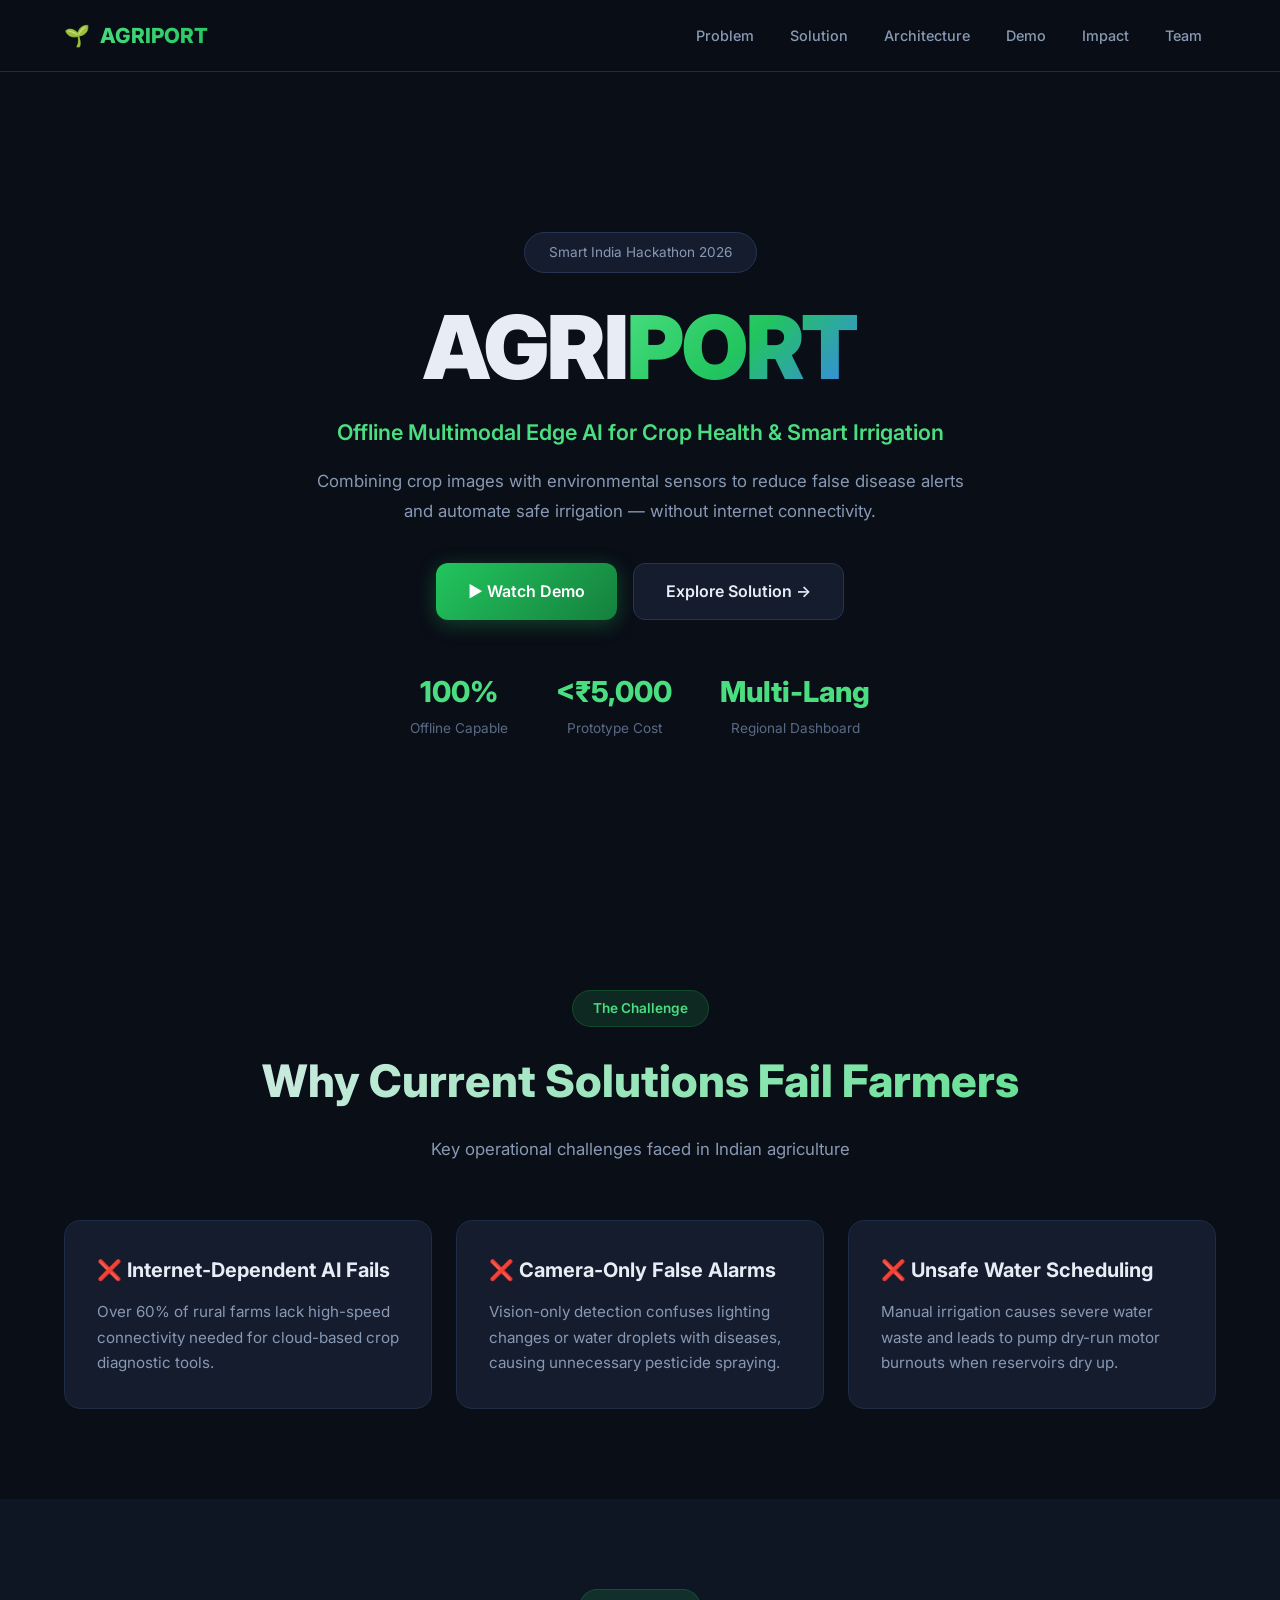
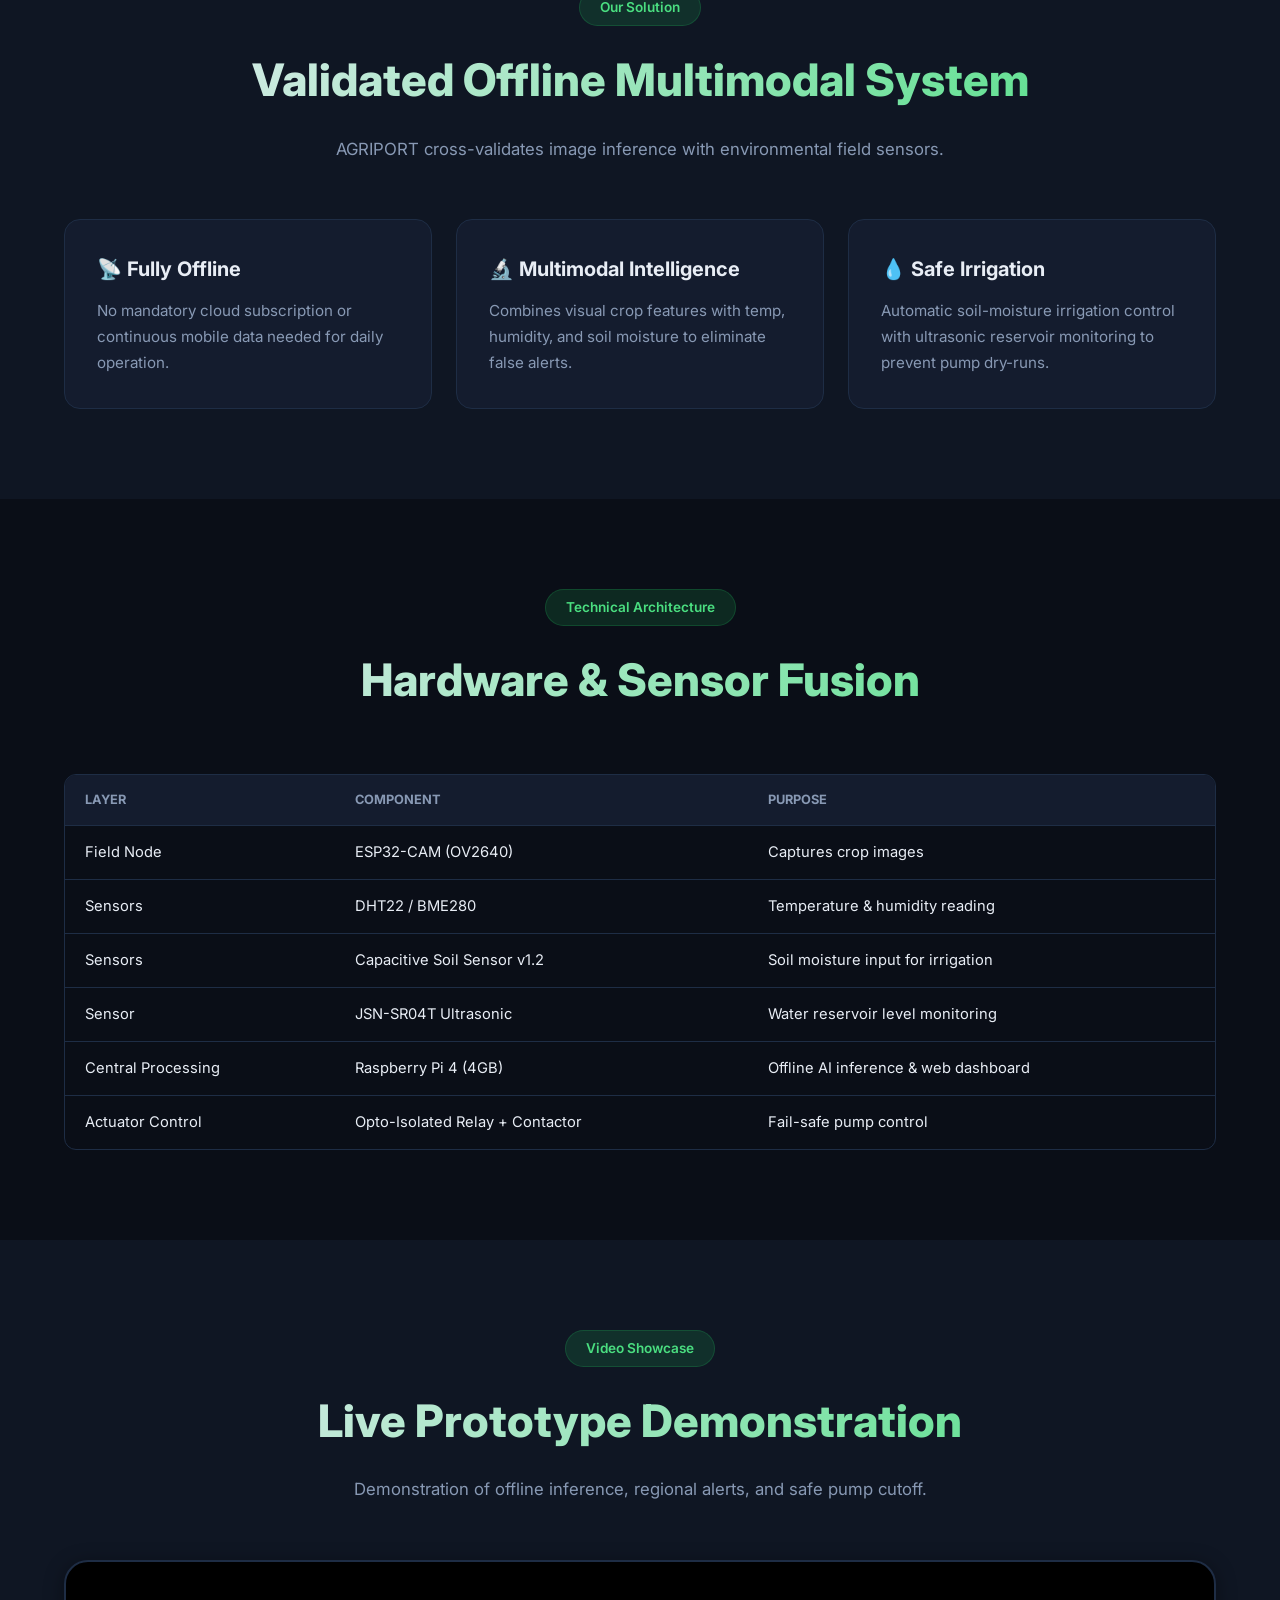
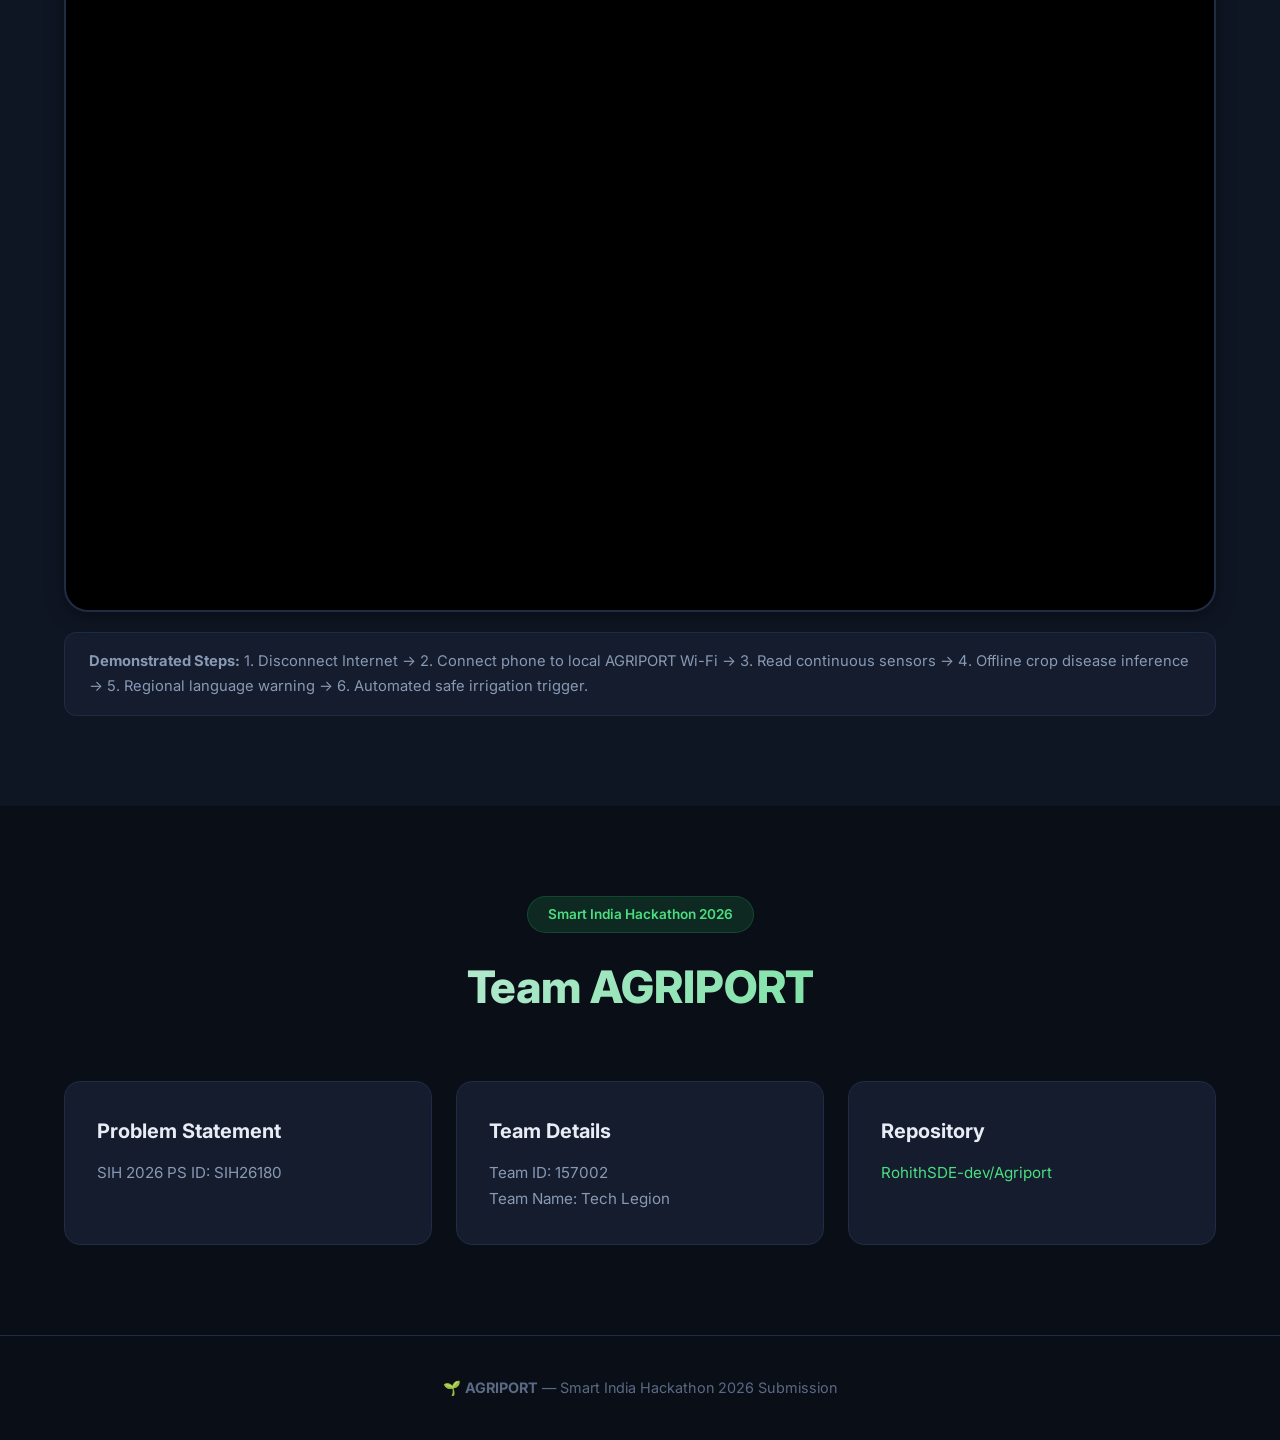
<file: agriport-website/index.html>
<!DOCTYPE html>
<html lang="en">
<head>
    <meta charset="UTF-8">
    <meta name="viewport" content="width=device-width, initial-scale=1.0">
    <title>AGRIPORT — Offline Multimodal Edge AI for Smart Farming</title>
    <link rel="preconnect" href="https://fonts.googleapis.com">
    <link href="https://fonts.googleapis.com/css2?family=Inter:wght@300;400;500;600;700;800;900&family=JetBrains+Mono:wght@400;500;600&display=swap" rel="stylesheet">
    <style>
        /* CSS STYLES */
        :root {
            --bg-primary: #0a0e17;
            --bg-secondary: #0f1623;
            --bg-card: #141c2e;
            --bg-card-hover: #1a2540;
            --text-primary: #e8edf5;
            --text-secondary: #8899b4;
            --text-muted: #5a6a85;
            --green-primary: #22c55e;
            --green-light: #4ade80;
            --green-dark: #15803d;
            --green-glow: rgba(34, 197, 94, 0.15);
            --blue-primary: #3b82f6;
            --yellow-primary: #eab308;
            --red-primary: #ef4444;
            --orange-primary: #f97316;
            --purple-primary: #a855f7;
            --border-color: #1e2d45;
            --border-light: #253552;
            --radius-md: 12px;
            --radius-lg: 16px;
            --radius-xl: 24px;
            --shadow-md: 0 4px 20px rgba(0, 0, 0, 0.4);
            --font-main: 'Inter', -apple-system, sans-serif;
            --font-mono: 'JetBrains Mono', monospace;
            --nav-height: 72px;
        }

        *, *::before, *::after { margin: 0; padding: 0; box-sizing: border-box; }
        html { scroll-behavior: smooth; scroll-padding-top: var(--nav-height); }
        body { font-family: var(--font-main); background: var(--bg-primary); color: var(--text-primary); line-height: 1.7; overflow-x: hidden; }
        a { color: var(--green-light); text-decoration: none; transition: color 0.3s; }
        a:hover { color: var(--green-primary); }

        .container { max-width: 1200px; margin: 0 auto; padding: 0 24px; }
        .section { padding: 90px 0; position: relative; }
        .section-dark { background: var(--bg-secondary); }
        .section-header { text-align: center; margin-bottom: 56px; }
        .section-tag { display: inline-block; background: var(--green-glow); color: var(--green-light); padding: 6px 20px; border-radius: 100px; font-size: 0.85rem; font-weight: 600; margin-bottom: 16px; border: 1px solid rgba(34, 197, 94, 0.2); }
        .section-title { font-size: clamp(1.8rem, 4vw, 2.8rem); font-weight: 800; margin-bottom: 16px; background: linear-gradient(135deg, var(--text-primary), var(--green-light)); -webkit-background-clip: text; -webkit-text-fill-color: transparent; }
        .section-desc { font-size: 1.05rem; color: var(--text-secondary); max-width: 650px; margin: 0 auto; }

        /* NAVBAR */
        .navbar { position: fixed; top: 0; left: 0; right: 0; height: var(--nav-height); z-index: 1000; background: rgba(10, 14, 23, 0.9); backdrop-filter: blur(20px); border-bottom: 1px solid var(--border-color); }
        .nav-container { max-width: 1200px; margin: 0 auto; padding: 0 24px; display: flex; align-items: center; justify-content: space-between; height: 100%; }
        .nav-logo { display: flex; align-items: center; gap: 10px; font-weight: 800; font-size: 1.3rem; color: var(--text-primary) !important; }
        .logo-text { background: linear-gradient(135deg, var(--green-light), var(--green-primary)); -webkit-background-clip: text; -webkit-text-fill-color: transparent; }
        .nav-links { display: flex; list-style: none; gap: 8px; }
        .nav-links a { color: var(--text-secondary); padding: 8px 14px; border-radius: 8px; font-size: 0.9rem; font-weight: 500; }
        .nav-links a:hover { color: var(--text-primary); background: var(--green-glow); }

        /* HERO */
        .hero { min-height: 100vh; display: flex; align-items: center; justify-content: center; position: relative; padding-top: var(--nav-height); text-align: center; }
        .hero-content { max-width: 850px; padding: 0 24px; }
        .hero-badge { display: inline-block; background: var(--bg-card); border: 1px solid var(--border-light); padding: 8px 24px; border-radius: 100px; font-size: 0.85rem; color: var(--text-secondary); margin-bottom: 28px; }
        .hero-title { font-size: clamp(3rem, 8vw, 5.5rem); font-weight: 900; line-height: 1.05; margin-bottom: 20px; letter-spacing: -2px; }
        .title-highlight { background: linear-gradient(135deg, var(--green-light), var(--green-primary), var(--blue-primary)); -webkit-background-clip: text; -webkit-text-fill-color: transparent; }
        .hero-subtitle { font-size: clamp(1.1rem, 2.5vw, 1.35rem); color: var(--green-light); font-weight: 600; margin-bottom: 16px; }
        .hero-description { font-size: 1.05rem; color: var(--text-secondary); max-width: 650px; margin: 0 auto 36px; line-height: 1.8; }
        .hero-actions { display: flex; gap: 16px; justify-content: center; flex-wrap: wrap; margin-bottom: 48px; }

        .btn { display: inline-flex; align-items: center; gap: 10px; padding: 14px 32px; border-radius: var(--radius-md); font-weight: 600; font-size: 1rem; transition: all 0.3s ease; text-decoration: none; }
        .btn-primary { background: linear-gradient(135deg, var(--green-primary), var(--green-dark)); color: #fff; box-shadow: 0 4px 20px rgba(34, 197, 94, 0.3); }
        .btn-primary:hover { transform: translateY(-2px); box-shadow: 0 6px 30px rgba(34, 197, 94, 0.5); color: #fff; }
        .btn-secondary { background: var(--bg-card); color: var(--text-primary); border: 1px solid var(--border-light); }
        .btn-secondary:hover { background: var(--bg-card-hover); border-color: var(--green-primary); }

        .hero-stats { display: flex; justify-content: center; gap: 48px; flex-wrap: wrap; }
        .stat-value { font-size: 1.8rem; font-weight: 800; color: var(--green-light); }
        .stat-label { font-size: 0.85rem; color: var(--text-muted); display: block; }

        /* GRID CARDS */
        .grid-3 { display: grid; grid-template-columns: repeat(auto-fit, minmax(300px, 1fr)); gap: 24px; }
        .card { background: var(--bg-card); border: 1px solid var(--border-color); border-radius: var(--radius-lg); padding: 32px; transition: all 0.3s; }
        .card:hover { border-color: var(--green-primary); transform: translateY(-4px); box-shadow: var(--shadow-md); }
        .card h3 { font-size: 1.25rem; font-weight: 700; margin-bottom: 12px; }
        .card p { color: var(--text-secondary); font-size: 0.95rem; }

        /* VIDEO CONTAINER */
        .video-wrapper { position: relative; width: 100%; padding-bottom: 56.25%; border-radius: var(--radius-xl); overflow: hidden; border: 2px solid var(--border-color); background: #000; box-shadow: var(--shadow-md); }
        .video-wrapper iframe { position: absolute; top: 0; left: 0; width: 100%; height: 100%; border: 0; }
        .video-caption { margin-top: 20px; padding: 16px 24px; background: var(--bg-card); border: 1px solid var(--border-color); border-radius: var(--radius-md); font-size: 0.92rem; color: var(--text-secondary); }

        /* TABLES */
        .table-wrapper { overflow-x: auto; border-radius: var(--radius-md); border: 1px solid var(--border-color); margin-top: 16px; }
        table { width: 100%; border-collapse: collapse; font-size: 0.92rem; text-align: left; }
        th { background: var(--bg-card); padding: 14px 20px; color: var(--text-secondary); font-size: 0.8rem; text-transform: uppercase; border-bottom: 1px solid var(--border-color); }
        td { padding: 14px 20px; border-bottom: 1px solid var(--border-color); color: var(--text-primary); }
        tr:last-child td { border-bottom: none; }

        /* CODE BLOCK */
        .code-block { background: #0d1117; border: 1px solid var(--border-color); border-radius: var(--radius-md); overflow: hidden; font-family: var(--font-mono); font-size: 0.88rem; }
        .code-header { padding: 12px 20px; background: rgba(255,255,255,0.03); border-bottom: 1px solid var(--border-color); color: var(--text-muted); font-size: 0.8rem; }
        .code-block pre { padding: 20px; overflow-x: auto; color: #a5d6ff; line-height: 1.7; }

        /* FOOTER */
        .footer { padding: 40px 0; border-top: 1px solid var(--border-color); text-align: center; color: var(--text-muted); font-size: 0.9rem; }
    </style>
</head>
<body>

    <!-- NAVBAR -->
    <nav class="navbar">
        <div class="nav-container">
            <a href="#hero" class="nav-logo">
                <span>🌱</span> <span class="logo-text">AGRIPORT</span>
            </a>
            <ul class="nav-links">
                <li><a href="#problem">Problem</a></li>
                <li><a href="#solution">Solution</a></li>
                <li><a href="#architecture">Architecture</a></li>
                <li><a href="#demo">Demo</a></li>
                <li><a href="#impact">Impact</a></li>
                <li><a href="#team">Team</a></li>
            </ul>
        </div>
    </nav>

    <!-- HERO -->
    <section class="hero" id="hero">
        <div class="hero-content">
            <div class="hero-badge">Smart India Hackathon 2026</div>
            <h1 class="hero-title">AGRI<span class="title-highlight">PORT</span></h1>
            <p class="hero-subtitle">Offline Multimodal Edge AI for Crop Health & Smart Irrigation</p>
            <p class="hero-description">
                Combining crop images with environmental sensors to reduce false disease alerts
                and automate safe irrigation — without internet connectivity.
            </p>
            <div class="hero-actions">
                <a href="#demo" class="btn btn-primary">▶ Watch Demo</a>
                <a href="#solution" class="btn btn-secondary">Explore Solution →</a>
            </div>
            <div class="hero-stats">
                <div><span class="stat-value">100%</span><span class="stat-label">Offline Capable</span></div>
                <div><span class="stat-value">&lt;₹5,000</span><span class="stat-label">Prototype Cost</span></div>
                <div><span class="stat-value">Multi-Lang</span><span class="stat-label">Regional Dashboard</span></div>
            </div>
        </div>
    </section>

    <!-- PROBLEM -->
    <section class="section" id="problem">
        <div class="container">
            <div class="section-header">
                <span class="section-tag">The Challenge</span>
                <h2 class="section-title">Why Current Solutions Fail Farmers</h2>
                <p class="section-desc">Key operational challenges faced in Indian agriculture</p>
            </div>
            <div class="grid-3">
                <div class="card">
                    <h3>❌ Internet-Dependent AI Fails</h3>
                    <p>Over 60% of rural farms lack high-speed connectivity needed for cloud-based crop diagnostic tools.</p>
                </div>
                <div class="card">
                    <h3>❌ Camera-Only False Alarms</h3>
                    <p>Vision-only detection confuses lighting changes or water droplets with diseases, causing unnecessary pesticide spraying.</p>
                </div>
                <div class="card">
                    <h3>❌ Unsafe Water Scheduling</h3>
                    <p>Manual irrigation causes severe water waste and leads to pump dry-run motor burnouts when reservoirs dry up.</p>
                </div>
            </div>
        </div>
    </section>

    <!-- SOLUTION -->
    <section class="section section-dark" id="solution">
        <div class="container">
            <div class="section-header">
                <span class="section-tag">Our Solution</span>
                <h2 class="section-title">Validated Offline Multimodal System</h2>
                <p class="section-desc">AGRIPORT cross-validates image inference with environmental field sensors.</p>
            </div>
            <div class="grid-3">
                <div class="card">
                    <h3>📡 Fully Offline</h3>
                    <p>No mandatory cloud subscription or continuous mobile data needed for daily operation.</p>
                </div>
                <div class="card">
                    <h3>🔬 Multimodal Intelligence</h3>
                    <p>Combines visual crop features with temp, humidity, and soil moisture to eliminate false alerts.</p>
                </div>
                <div class="card">
                    <h3>💧 Safe Irrigation</h3>
                    <p>Automatic soil-moisture irrigation control with ultrasonic reservoir monitoring to prevent pump dry-runs.</p>
                </div>
            </div>
        </div>
    </section>

    <!-- ARCHITECTURE -->
    <section class="section" id="architecture">
        <div class="container">
            <div class="section-header">
                <span class="section-tag">Technical Architecture</span>
                <h2 class="section-title">Hardware & Sensor Fusion</h2>
            </div>
            <div class="table-wrapper">
                <table>
                    <thead>
                        <tr>
                            <th>Layer</th>
                            <th>Component</th>
                            <th>Purpose</th>
                        </tr>
                    </thead>
                    <tbody>
                        <tr><td>Field Node</td><td>ESP32-CAM (OV2640)</td><td>Captures crop images</td></tr>
                        <tr><td>Sensors</td><td>DHT22 / BME280</td><td>Temperature & humidity reading</td></tr>
                        <tr><td>Sensors</td><td>Capacitive Soil Sensor v1.2</td><td>Soil moisture input for irrigation</td></tr>
                        <tr><td>Sensor</td><td>JSN-SR04T Ultrasonic</td><td>Water reservoir level monitoring</td></tr>
                        <tr><td>Central Processing</td><td>Raspberry Pi 4 (4GB)</td><td>Offline AI inference & web dashboard</td></tr>
                        <tr><td>Actuator Control</td><td>Opto-Isolated Relay + Contactor</td><td>Fail-safe pump control</td></tr>
                    </tbody>
                </table>
            </div>
        </div>
    </section>

    <!-- DEMO SECTION WITH IFRAME -->
    <section class="section section-dark" id="demo">
        <div class="container">
            <div class="section-header">
                <span class="section-tag">Video Showcase</span>
                <h2 class="section-title">Live Prototype Demonstration</h2>
                <p class="section-desc">Demonstration of offline inference, regional alerts, and safe pump cutoff.</p>
            </div>
            
            <div class="video-wrapper">
                <!-- Replace with your YouTube embed or Google Drive embed URL -->
                <iframe width="560" height="315" src="https://www.youtube.com/embed/XZJ029c2V0U?si=BauRhbZtnOxbf4v5" title="YouTube video player" frameborder="0" allow="accelerometer; autoplay; clipboard-write; encrypted-media; gyroscope; picture-in-picture; web-share" referrerpolicy="strict-origin-when-cross-origin" allowfullscreen></iframe>
            </div>

            <div class="video-caption">
                <strong>Demonstrated Steps:</strong> 1. Disconnect Internet → 2. Connect phone to local AGRIPORT Wi-Fi → 3. Read continuous sensors → 4. Offline crop disease inference → 5. Regional language warning → 6. Automated safe irrigation trigger.
            </div>
        </div>
    </section>

    <!-- TEAM -->
    <section class="section" id="team">
        <div class="container">
            <div class="section-header">
                <span class="section-tag">Smart India Hackathon 2026</span>
                <h2 class="section-title">Team AGRIPORT</h2>
            </div>
            <div class="grid-3">
                <div class="card">
                    <h3>Problem Statement</h3>
                    <p>SIH 2026 PS ID: SIH26180</p>
                </div>
                <div class="card">
                    <h3>Team Details</h3>
                    <p>Team ID: 157002 <br>Team Name: Tech Legion</p>
                </div>
                <div class="card">
                    <h3>Repository</h3>
                    <p><a href="https://github.com/RohithSDE-dev/Agriport" target="_blank">RohithSDE-dev/Agriport</a></p>
                </div>
            </div>
        </div>
    </section>

    <!-- FOOTER -->
    <footer class="footer">
        <div class="container">
            <p>🌱 <strong>AGRIPORT</strong> — Smart India Hackathon 2026 Submission</p>
        </div>
    </footer>

</body>
</html>
</file>
